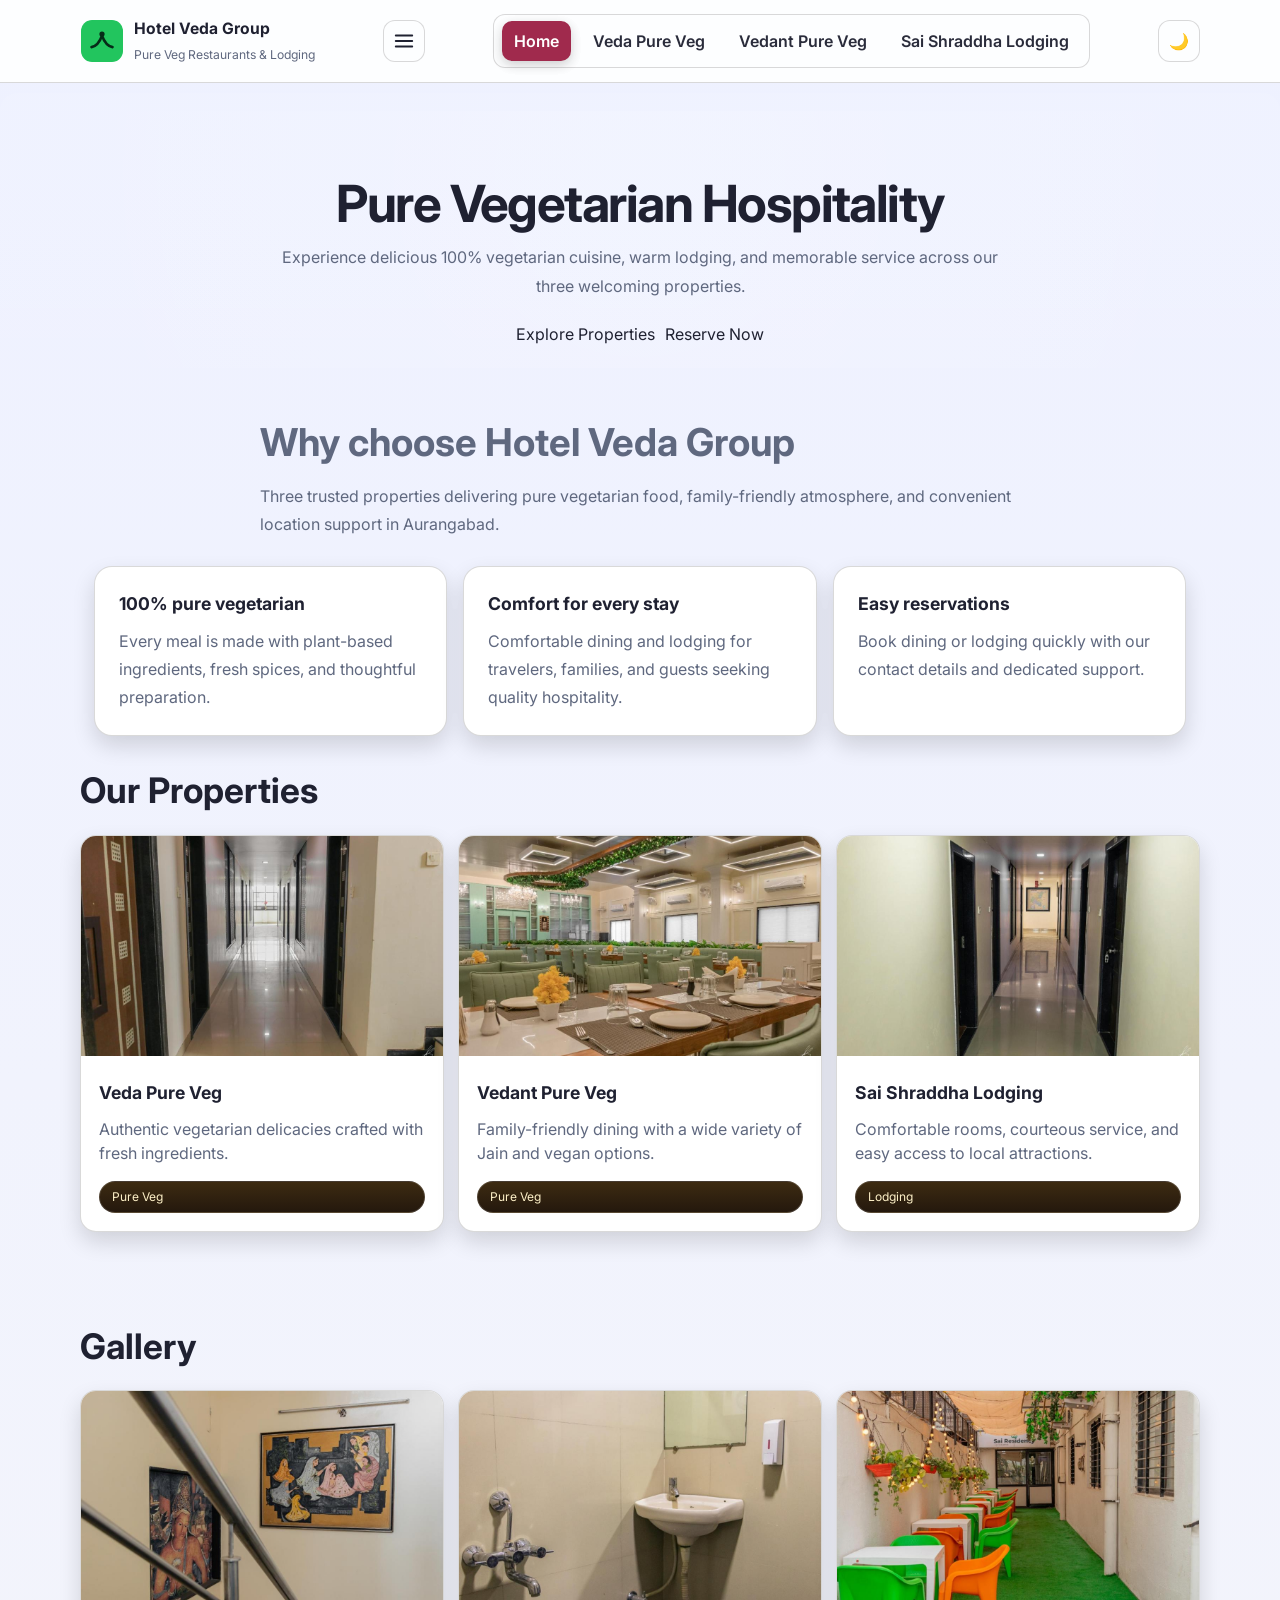
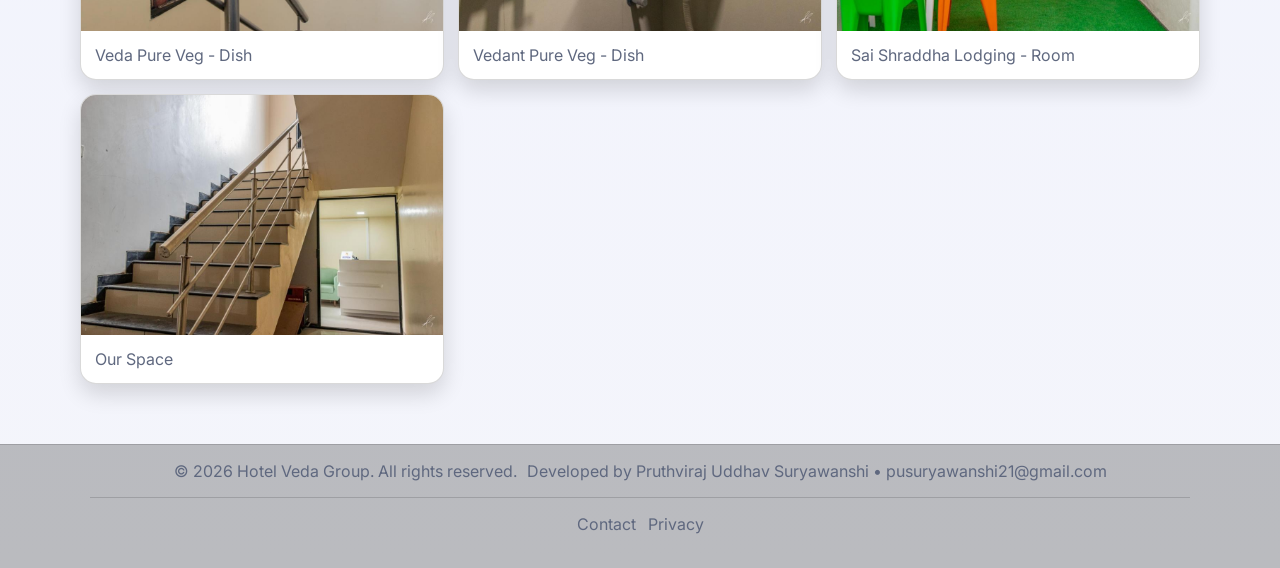
<file: index.html>
<!DOCTYPE html>
<html lang="en">
<head>
    <meta charset="utf-8">
    <meta name="viewport" content="width=device-width, initial-scale=1">
    <title>Hotel Veda Group - Pure Veg & Lodging</title>
    <meta name="description" content="Hotel Veda Group: Veda Pure Veg, Vedant Pure Veg, and Sai Shraddha Lodging. 100% pure vegetarian restaurants and comfortable lodging.">
    <link rel="preconnect" href="https://fonts.googleapis.com">
    <link rel="preconnect" href="https://fonts.gstatic.com" crossorigin>
    <link href="https://fonts.googleapis.com/css2?family=Inter:wght@400;500;600;700&display=swap" rel="stylesheet">
    <link rel="icon" href="assets/logo.svg" type="image/svg+xml">
    <meta name="theme-color" content="#0b0b20">
    <link rel="stylesheet" href="styles/main.css">
</head>
<body>
    <header class="site-header">
        <div class="container header-inner">
            <div class="brand">
                <img src="assets/logo.svg" alt="Hotel Veda Group" class="logo">
                <div class="brand-text">
                    <strong>Hotel Veda Group</strong>
                    <span>Pure Veg Restaurants & Lodging</span>
                </div>
            </div>
            <button class="nav-toggle" aria-label="Toggle navigation" aria-expanded="false">
                <svg viewBox="0 0 24 24" fill="none" stroke="currentColor" stroke-width="2" stroke-linecap="round" stroke-linejoin="round"><line x1="3" y1="6" x2="21" y2="6"></line><line x1="3" y1="12" x2="21" y2="12"></line><line x1="3" y1="18" x2="21" y2="18"></line></svg>
            </button>
            <nav class="nav" id="site-nav" aria-label="Primary navigation">
                <a href="index.html" class="active">Home</a>
                <a href="veda-pure-veg.html">Veda Pure Veg</a>
                <a href="vedant-pure-veg.html">Vedant Pure Veg</a>
                <a href="sai-shraddha-lodging.html">Sai Shraddha Lodging</a>
            </nav>
            <button class="theme-switch" id="theme-switch" aria-label="Toggle theme">☀</button>
        </div>
    </header>

    <main>
        <section class="hero reveal">
            <div class="container">
                <h1>Pure Vegetarian Hospitality</h1>
                <p>Experience delicious 100% vegetarian cuisine, warm lodging, and memorable service across our three welcoming properties.</p>
                <div class="cta-row">
                    <a class="btn" href="#properties">Explore Properties</a>
                    <a class="btn-outline" href="mailto:reservations@hotelveda.example">Reserve Now</a>
                </div>
            </div>
        </section>

        <section class="features-section container reveal">
            <div class="section-intro">
                <h2>Why choose Hotel Veda Group</h2>
                <p>Three trusted properties delivering pure vegetarian food, family-friendly atmosphere, and convenient location support in Aurangabad.</p>
            </div>
            <div class="feature-grid">
                <div class="feature-card">
                    <h3>100% pure vegetarian</h3>
                    <p>Every meal is made with plant-based ingredients, fresh spices, and thoughtful preparation.</p>
                </div>
                <div class="feature-card">
                    <h3>Comfort for every stay</h3>
                    <p>Comfortable dining and lodging for travelers, families, and guests seeking quality hospitality.</p>
                </div>
                <div class="feature-card">
                    <h3>Easy reservations</h3>
                    <p>Book dining or lodging quickly with our contact details and dedicated support.</p>
                </div>
            </div>
        </section>

        <section id="properties" class="properties-section container reveal">
            <h2>Our Properties</h2>
            <div class="card-grid">
                <a class="card" href="veda-pure-veg.html">
                    <img src="images/676926880.jpg" alt="Veda Pure Veg" class="card-image">
                    <div class="card-body">
                        <h3>Veda Pure Veg</h3>
                        <p>Authentic vegetarian delicacies crafted with fresh ingredients.</p>
                        <span class="chip">Pure Veg</span>
                    </div>
                </a>
                <a class="card" href="vedant-pure-veg.html">
                    <img src="images/676926877.jpg" alt="Vedant Pure Veg" class="card-image">
                    <div class="card-body">
                        <h3>Vedant Pure Veg</h3>
                        <p>Family-friendly dining with a wide variety of Jain and vegan options.</p>
                        <span class="chip">Pure Veg</span>
                    </div>
                </a>
                <a class="card" href="sai-shraddha-lodging.html">
                    <img src="images/676926873.jpg" alt="Sai Shraddha Lodging" class="card-image">
                    <div class="card-body">
                        <h3>Sai Shraddha Lodging</h3>
                        <p>Comfortable rooms, courteous service, and easy access to local attractions.</p>
                        <span class="chip">Lodging</span>
                    </div>
                </a>
            </div>
        </section>

        <section id="gallery" class="gallery-section container reveal">
            <h2>Gallery</h2>
            <div class="gallery-grid">
                <div class="gallery-card">
                    <img src="images/676926905.jpg" alt="Veda Pure Veg dish">
                    <div class="caption">Veda Pure Veg - Dish</div>
                </div>
                <div class="gallery-card">
                    <img src="images/676926891.jpg" alt="Vedant Pure Veg dish">
                    <div class="caption">Vedant Pure Veg - Dish</div>
                </div>
                <div class="gallery-card">
                    <img src="images/676926915.jpg" alt="Sai Shraddha room">
                    <div class="caption">Sai Shraddha Lodging - Room</div>
                </div>
                <div class="gallery-card">
                    <img src="images/676926909.jpg" alt="Additional gallery image">
                    <div class="caption">Our Space</div>
                </div>
            </div>
        </section>
    </main>

    <footer class="site-footer">
        <div class="footer-top">
            <p>© <span id="year"></span> Hotel Veda Group. All rights reserved.</p>
            <p class="footer-meta">Developed by Pruthviraj Uddhav Suryawanshi • <a href="mailto:pusuryawanshi21@gmail.com">pusuryawanshi21@gmail.com</a></p>
        </div>
        <div class="footer-bottom">
            <nav class="footer-nav">
                <a href="mailto:reservations@hotelveda.example">Contact</a>
                <a href="#">Privacy</a>
            </nav>
        </div>
    </footer>

    <script defer src="scripts/main.js"></script>
</body>
</html>
</file>
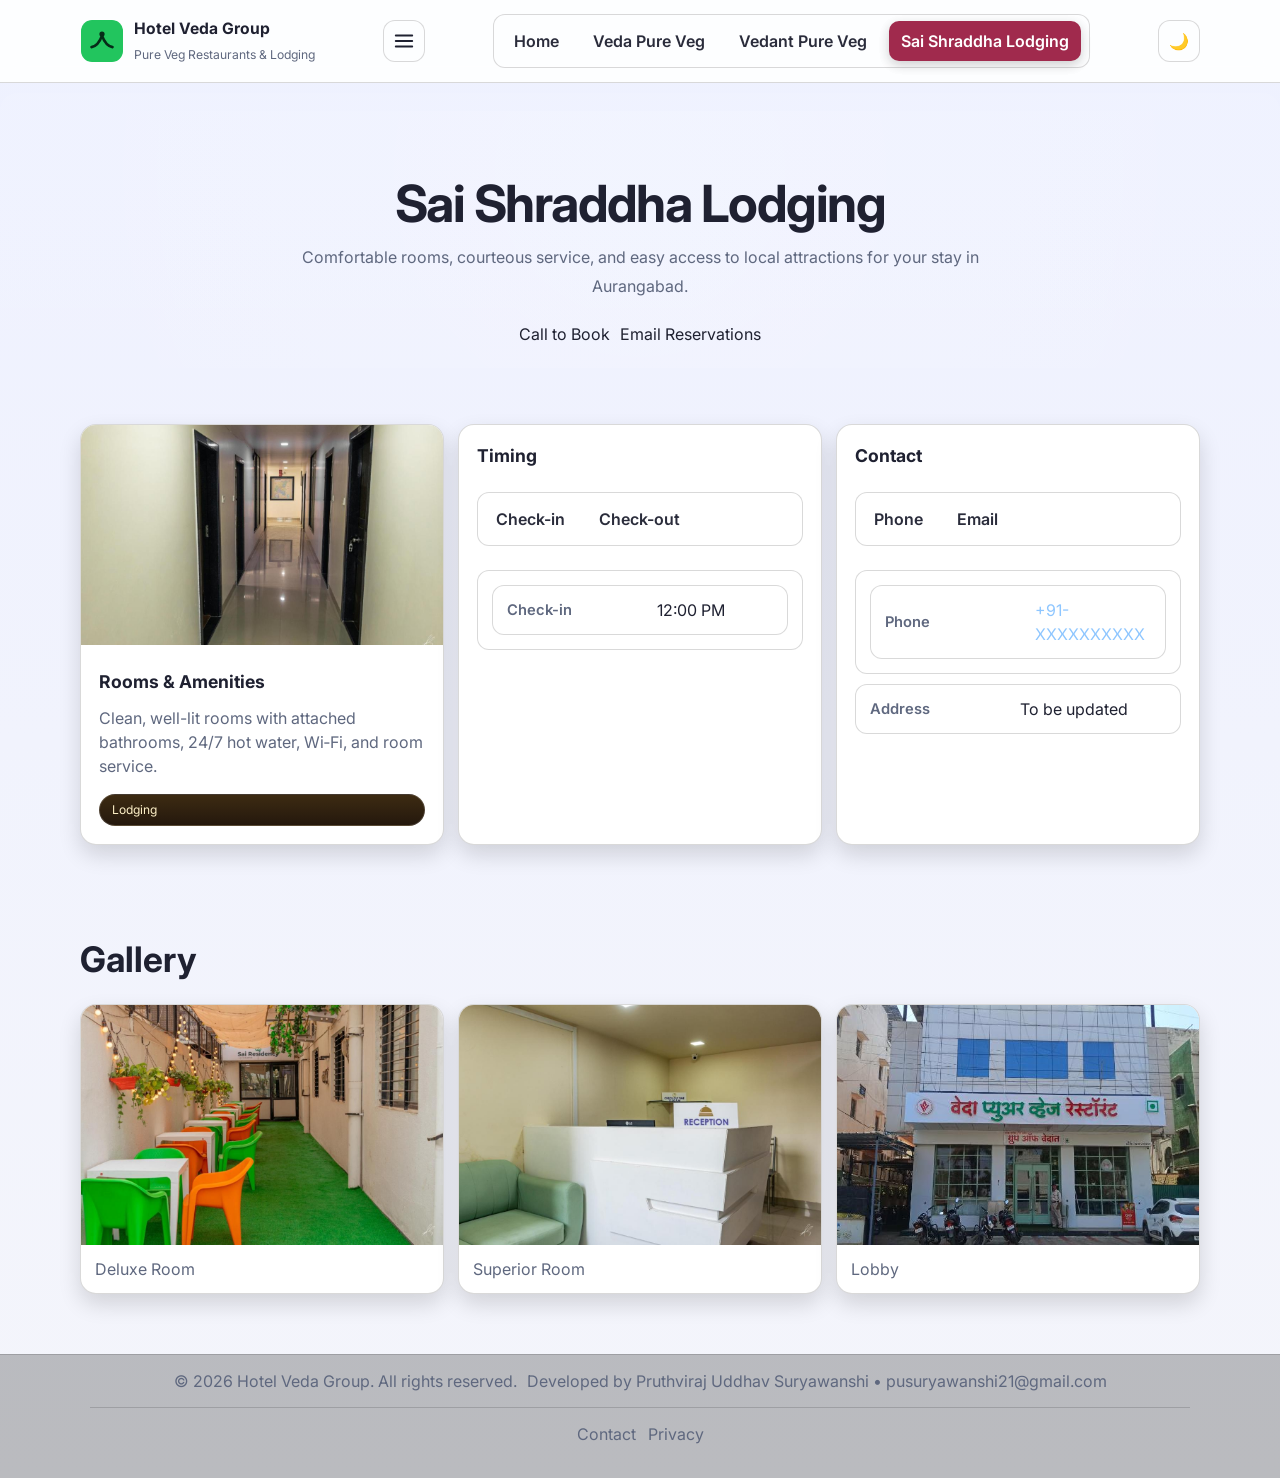
<file: sai-shraddha-lodging.html>
<!DOCTYPE html>
<html lang="en">
<head>
    <meta charset="utf-8">
    <meta name="viewport" content="width=device-width, initial-scale=1">
    <title>Sai Shraddha Lodging - Hotel Veda Group</title>
    <meta name="description" content="Sai Shraddha Lodging - Comfortable rooms, courteous service, and convenient location.">
    <link rel="preconnect" href="https://fonts.googleapis.com">
    <link rel="preconnect" href="https://fonts.gstatic.com" crossorigin>
    <link href="https://fonts.googleapis.com/css2?family=Inter:wght@400;500;600;700&display=swap" rel="stylesheet">
    <link rel="icon" href="assets/logo.svg" type="image/svg+xml">
    <meta name="theme-color" content="#0b0b20">
    <link rel="stylesheet" href="styles/main.css">
</head>
<body>
    <header class="site-header">
        <div class="container header-inner">
            <div class="brand">
                <img src="assets/logo.svg" alt="Hotel Veda Group" class="logo">
                <div class="brand-text">
                    <strong>Hotel Veda Group</strong>
                    <span>Pure Veg Restaurants & Lodging</span>
                </div>
            </div>
            <button class="nav-toggle" aria-label="Toggle navigation" aria-expanded="false">
                <svg viewBox="0 0 24 24" fill="none" stroke="currentColor" stroke-width="2" stroke-linecap="round" stroke-linejoin="round"><line x1="3" y1="6" x2="21" y2="6"></line><line x1="3" y1="12" x2="21" y2="12"></line><line x1="3" y1="18" x2="21" y2="18"></line></svg>
            </button>
            <nav class="nav" id="site-nav" aria-label="Primary navigation">
                <a href="index.html">Home</a>
                <a href="veda-pure-veg.html">Veda Pure Veg</a>
                <a href="vedant-pure-veg.html">Vedant Pure Veg</a>
                <a href="sai-shraddha-lodging.html" class="active">Sai Shraddha Lodging</a>
            </nav>
            <button class="theme-switch" id="theme-switch" aria-label="Toggle theme">☀</button>
        </div>
    </header>

    <main>
        <section class="hero reveal">
            <div class="container">
                <h1>Sai Shraddha Lodging</h1>
                <p>Comfortable rooms, courteous service, and easy access to local attractions for your stay in Aurangabad.</p>
                <div class="cta-row">
                    <a class="btn" href="tel:+91XXXXXXXXXX">Call to Book</a>
                    <a class="btn-outline" href="mailto:reservations@hotelveda.example">Email Reservations</a>
                </div>
            </div>
        </section>
        <section class="container reveal" style="padding: 10px 0 60px;">
            <div class="card-grid">
                <div class="card">
                    <img class="card-image" src="images/676926873.jpg" alt="Sai Shraddha Lodging">
                    <div class="card-body">
                        <h3>Rooms & Amenities</h3>
                        <p>Clean, well-lit rooms with attached bathrooms, 24/7 hot water, Wi‑Fi, and room service.</p>
                        <div class="chip">Lodging</div>
                    </div>
                </div>
                <div class="card">
                    <div class="card-body">
                        <h3>Timing</h3>
                        <div class="info-tabs" role="tablist" aria-label="Check-in and check-out timings">
                            <button class="tab-item active" role="tab" aria-selected="true" data-panel="panel-checkin">Check-in</button>
                            <button class="tab-item" role="tab" aria-selected="false" data-panel="panel-checkout">Check-out</button>
                        </div>
                        <div id="panel-checkin" class="tab-panel">
                            <div class="info-row"><div class="info-label">Check-in</div><div class="info-value">12:00 PM</div></div>
                        </div>
                        <div id="panel-checkout" class="tab-panel" hidden>
                            <div class="info-row"><div class="info-label">Check-out</div><div class="info-value">10:00 AM</div></div>
                        </div>
                    </div>
                </div>
                <div class="card">
                    <div class="card-body">
                        <h3>Contact</h3>
                        <div class="info-tabs" role="tablist" aria-label="Contact options">
                            <button class="tab-item active" role="tab" aria-selected="true" data-panel="panel-phone">Phone</button>
                            <button class="tab-item" role="tab" aria-selected="false" data-panel="panel-email">Email</button>
                        </div>
                        <div id="panel-phone" class="tab-panel">
                            <div class="info-row"><div class="info-label">Phone</div><div class="info-value"><a href="tel:+91XXXXXXXXXX">+91-XXXXXXXXXX</a></div></div>
                        </div>
                        <div id="panel-email" class="tab-panel" hidden>
                            <div class="info-row"><div class="info-label">Email</div><div class="info-value"><a href="mailto:reservations@hotelveda.example">reservations@hotelveda.example</a></div></div>
                        </div>
                        <div class="info-row"><div class="info-label">Address</div><div class="info-value">To be updated</div></div>
                    </div>
                </div>
            </div>
        </section>

        <section class="gallery-section container">
            <h2>Gallery</h2>
            <div class="gallery-grid">
                <div class="gallery-card">
                    <img src="images/676926915.jpg" alt="Sai Shraddha room">
                    <div class="caption">Deluxe Room</div>
                </div>
                <div class="gallery-card">
                    <img src="images/676926921.jpg" alt="Sai Shraddha room">
                    <div class="caption">Superior Room</div>
                </div>
                <div class="gallery-card">
                    <img src="images/676926884.jpg" alt="Sai Shraddha lobby">
                    <div class="caption">Lobby</div>
                </div>
            </div>
        </section>
    </main>

    <footer class="site-footer">
        <div class="footer-top">
            <p>© <span id="year"></span> Hotel Veda Group. All rights reserved.</p>
            <p class="footer-meta">Developed by Pruthviraj Uddhav Suryawanshi • <a href="mailto:pusuryawanshi21@gmail.com">pusuryawanshi21@gmail.com</a></p>
        </div>
        <div class="footer-bottom">
            <nav class="footer-nav">
                <a href="mailto:reservations@hotelveda.example">Contact</a>
                <a href="#">Privacy</a>
            </nav>
        </div>
    </footer>

    <script defer src="scripts/main.js"></script>
</body>
</html>
</file>
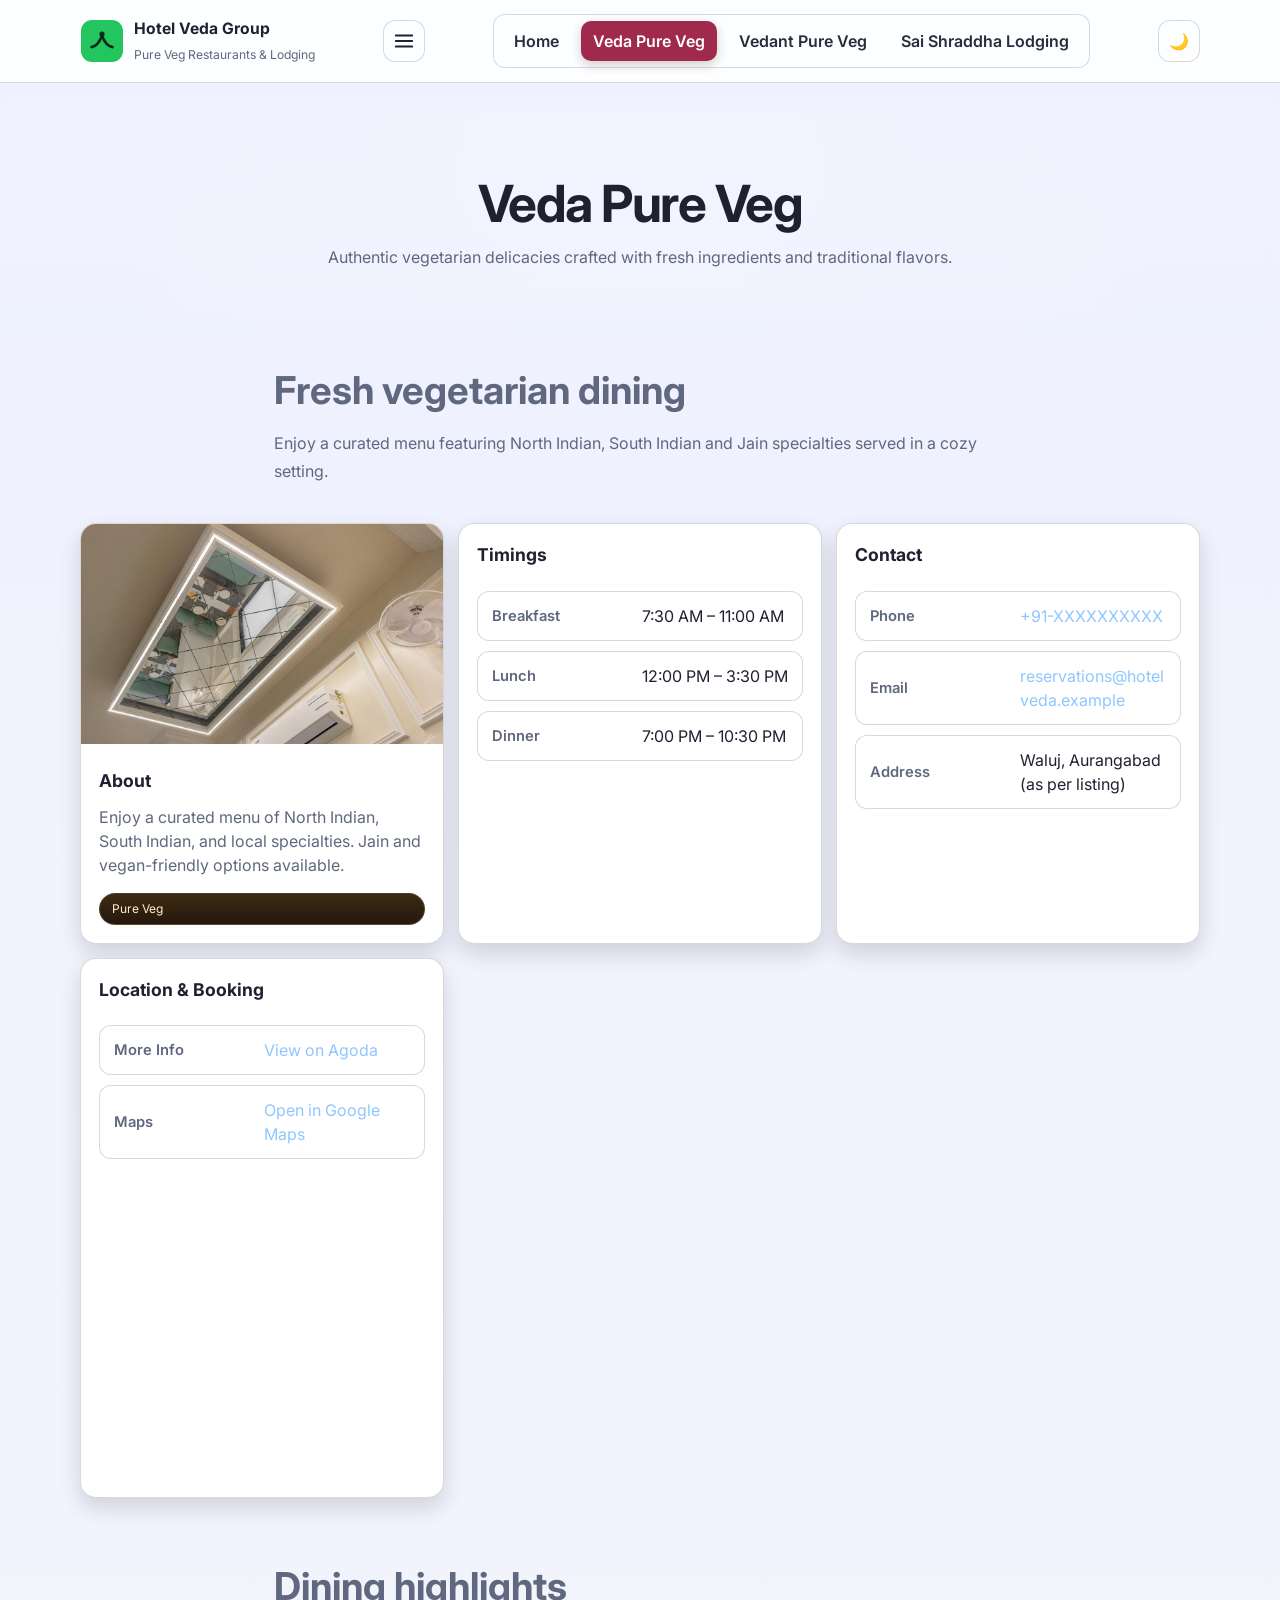
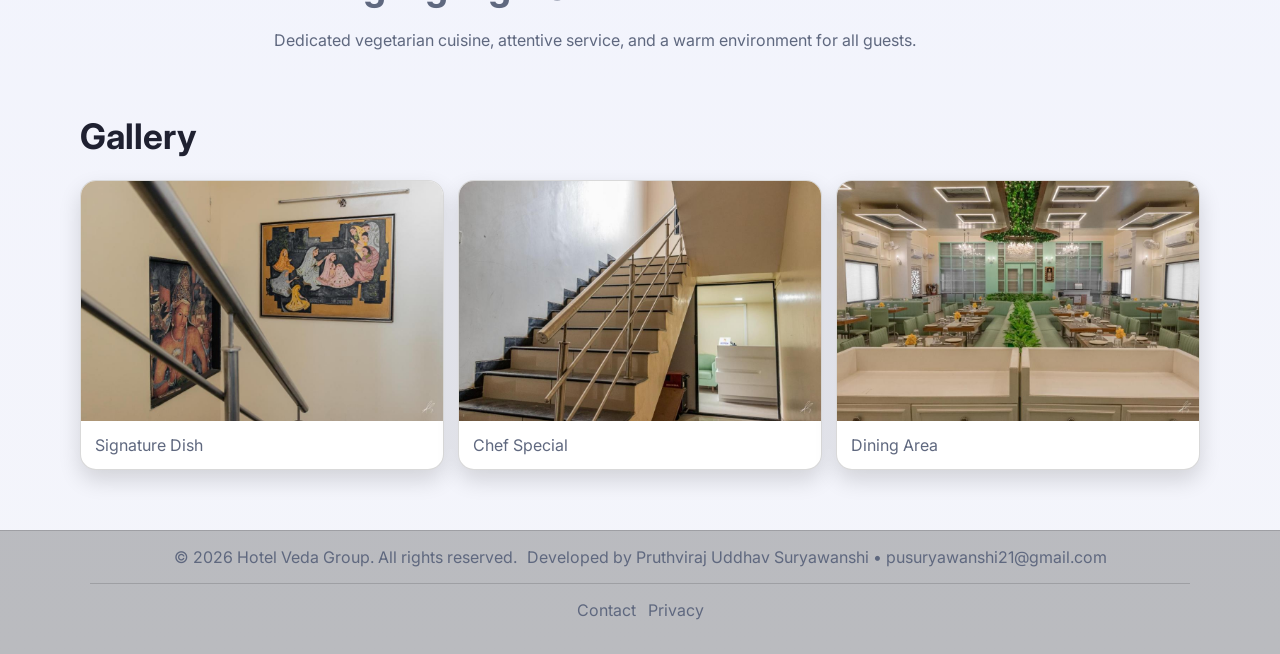
<file: veda-pure-veg.html>
<!DOCTYPE html>
<html lang="en">
<head>
    <meta charset="utf-8">
    <meta name="viewport" content="width=device-width, initial-scale=1">
    <title>Veda Pure Veg - Hotel Veda Group</title>
    <meta name="description" content="Veda Pure Veg - authentic vegetarian cuisine with Jain and vegan options.">
    <link rel="preconnect" href="https://fonts.googleapis.com">
    <link rel="preconnect" href="https://fonts.gstatic.com" crossorigin>
    <link href="https://fonts.googleapis.com/css2?family=Inter:wght@400;500;600;700&display=swap" rel="stylesheet">
    <link rel="icon" href="assets/logo.svg" type="image/svg+xml">
    <meta name="theme-color" content="#0b0b20">
    <link rel="stylesheet" href="styles/main.css">
</head>
<body>
    <header class="site-header">
        <div class="container header-inner">
            <div class="brand">
                <img src="assets/logo.svg" alt="Hotel Veda Group" class="logo">
                <div class="brand-text">
                    <strong>Hotel Veda Group</strong>
                    <span>Pure Veg Restaurants & Lodging</span>
                </div>
            </div>
            <button class="nav-toggle" aria-label="Toggle navigation" aria-expanded="false">
                <svg viewBox="0 0 24 24" fill="none" stroke="currentColor" stroke-width="2" stroke-linecap="round" stroke-linejoin="round"><line x1="3" y1="6" x2="21" y2="6"></line><line x1="3" y1="12" x2="21" y2="12"></line><line x1="3" y1="18" x2="21" y2="18"></line></svg>
            </button>
            <nav class="nav" id="site-nav" aria-label="Primary navigation">
                <a href="index.html">Home</a>
                <a href="veda-pure-veg.html" class="active">Veda Pure Veg</a>
                <a href="vedant-pure-veg.html">Vedant Pure Veg</a>
                <a href="sai-shraddha-lodging.html">Sai Shraddha Lodging</a>
            </nav>
            <button class="theme-switch" id="theme-switch" aria-label="Toggle theme">☀</button>
        </div>
    </header>

    <main>
        <section class="hero reveal">
            <div class="container">
                <h1>Veda Pure Veg</h1>
                <p>Authentic vegetarian delicacies crafted with fresh ingredients and traditional flavors.</p>
            </div>
        </section>
        <section class="section-intro reveal container">
            <h2>Fresh vegetarian dining</h2>
            <p>Enjoy a curated menu featuring North Indian, South Indian and Jain specialties served in a cozy setting.</p>
        </section>
        <section class="container reveal" style="padding: 10px 0 60px;">
            <div class="card-grid">
                <div class="card">
                    <img class="card-image" src="images/676926901.jpg" alt="Veda Pure Veg">
                    <div class="card-body">
                        <h3>About</h3>
                        <p>Enjoy a curated menu of North Indian, South Indian, and local specialties. Jain and vegan-friendly options available.</p>
                        <div class="chip">Pure Veg</div>
                    </div>
                </div>
                <div class="card">
                    <div class="card-body">
                        <h3>Timings</h3>
                        <div class="info-list">
                            <div class="info-row"><div class="info-label">Breakfast</div><div class="info-value">7:30 AM – 11:00 AM</div></div>
                            <div class="info-row"><div class="info-label">Lunch</div><div class="info-value">12:00 PM – 3:30 PM</div></div>
                            <div class="info-row"><div class="info-label">Dinner</div><div class="info-value">7:00 PM – 10:30 PM</div></div>
                        </div>
                    </div>
                </div>
                <div class="card">
                    <div class="card-body">
                        <h3>Contact</h3>
                        <div class="info-list">
                            <div class="info-row"><div class="info-label">Phone</div><div class="info-value"><a href="tel:+91XXXXXXXXXX">+91-XXXXXXXXXX</a></div></div>
                            <div class="info-row"><div class="info-label">Email</div><div class="info-value"><a href="mailto:reservations@hotelveda.example">reservations@hotelveda.example</a></div></div>
                            <div class="info-row"><div class="info-label">Address</div><div class="info-value">Waluj, Aurangabad (as per listing)</div></div>
                        </div>
                    </div>
                </div>

                <div class="card location-card">
                    <div class="card-body">
                        <h3>Location & Booking</h3>
                        <div class="info-list">
                            <div class="info-row"><div class="info-label">More Info</div><div class="info-value"><a class="btn-outline" target="_blank" rel="noopener" href="https://www.agoda.com/veda-pure-veg-restaurant-and-residency/hotel/waluj-in.html?cid=1844104&ds=axzB3FaEq7z7Gs%2BS">View on Agoda</a></div></div>
                            <div class="info-row"><div class="info-label">Maps</div><div class="info-value"><a class="btn-outline" target="_blank" rel="noopener" href="https://maps.app.goo.gl/edx3Xhw4NmYYAuqbA">Open in Google Maps</a></div></div>
                        </div>
                        <div style="margin-top:12px;">
                            <iframe src="https://www.google.com/maps?q=edx3Xhw4NmYYAuqbA&output=embed" loading="lazy" referrerpolicy="no-referrer-when-downgrade" allowfullscreen></iframe>
                        </div>
                    </div>
                </div>
            </div>
        </section>

        <section class="section-intro reveal container">
            <h2>Dining highlights</h2>
            <p>Dedicated vegetarian cuisine, attentive service, and a warm environment for all guests.</p>
        </section>

        <section class="gallery-section container reveal">
            <h2>Gallery</h2>
            <div class="gallery-grid">
                <div class="gallery-card">
                    <img src="images/676926905.jpg" alt="Veda dish">
                    <div class="caption">Signature Dish</div>
                </div>
                <div class="gallery-card">
                    <img src="images/676926909.jpg" alt="Veda dish">
                    <div class="caption">Chef Special</div>
                </div>
                <div class="gallery-card">
                    <img src="images/676926924.jpg" alt="Veda interior">
                    <div class="caption">Dining Area</div>
                </div>
            </div>
        </section>
    </main>

    <footer class="site-footer">
        <div class="footer-top">
            <p>© <span id="year"></span> Hotel Veda Group. All rights reserved.</p>
            <p class="footer-meta">Developed by Pruthviraj Uddhav Suryawanshi • <a href="mailto:pusuryawanshi21@gmail.com">pusuryawanshi21@gmail.com</a></p>
        </div>
        <div class="footer-bottom">
            <nav class="footer-nav">
                <a href="mailto:reservations@hotelveda.example">Contact</a>
                <a href="#">Privacy</a>
            </nav>
        </div>
    </footer>

    <script defer src="scripts/main.js"></script>
</body>
</html>
</file>
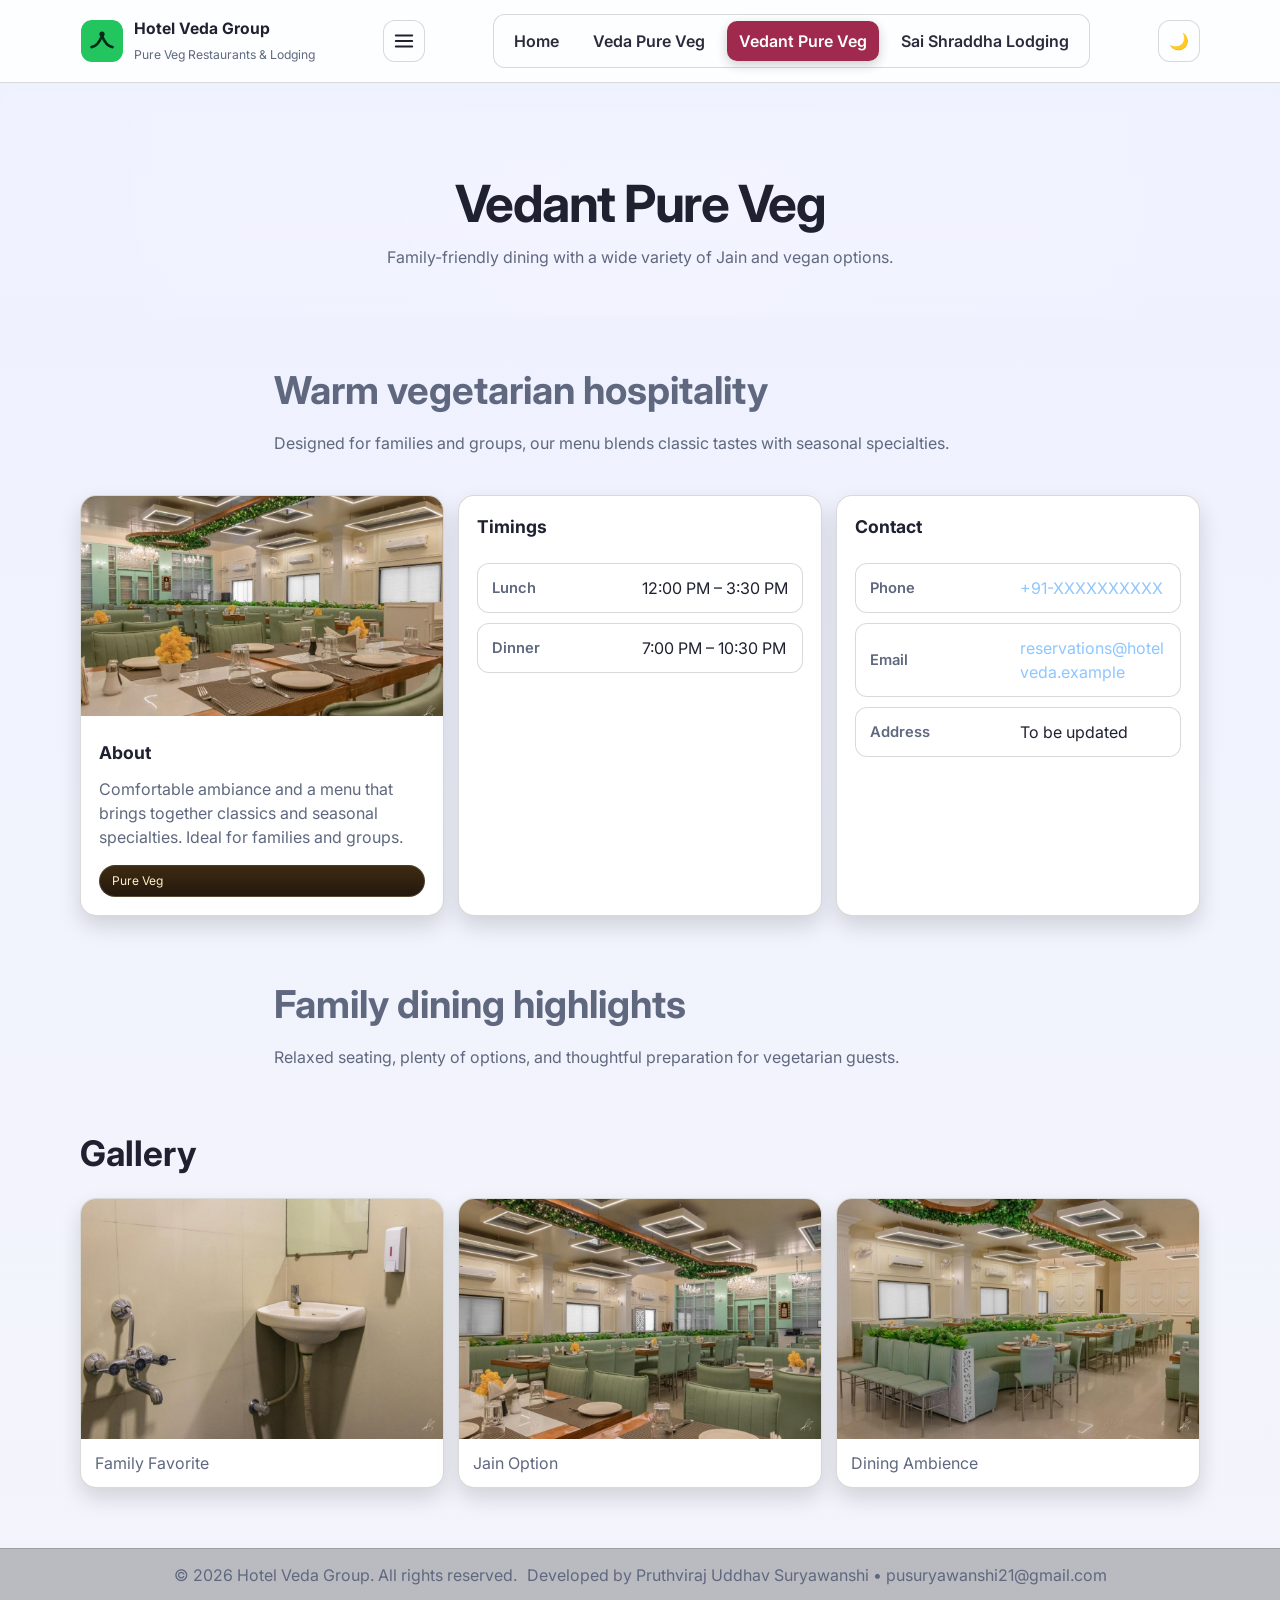
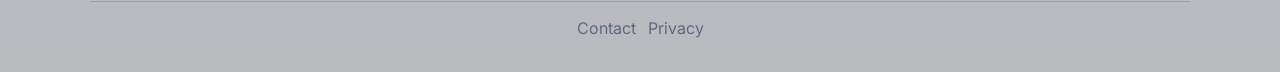
<file: vedant-pure-veg.html>
<!DOCTYPE html>
<html lang="en">
<head>
    <meta charset="utf-8">
    <meta name="viewport" content="width=device-width, initial-scale=1">
    <title>Vedant Pure Veg - Hotel Veda Group</title>
    <meta name="description" content="Vedant Pure Veg - family-friendly vegetarian dining with a wide variety of options.">
    <link rel="preconnect" href="https://fonts.googleapis.com">
    <link rel="preconnect" href="https://fonts.gstatic.com" crossorigin>
    <link href="https://fonts.googleapis.com/css2?family=Inter:wght@400;500;600;700&display=swap" rel="stylesheet">
    <link rel="icon" href="assets/logo.svg" type="image/svg+xml">
    <meta name="theme-color" content="#0b0b20">
    <link rel="stylesheet" href="styles/main.css">
</head>
<body>
    <header class="site-header">
        <div class="container header-inner">
            <div class="brand">
                <img src="assets/logo.svg" alt="Hotel Veda Group" class="logo">
                <div class="brand-text">
                    <strong>Hotel Veda Group</strong>
                    <span>Pure Veg Restaurants & Lodging</span>
                </div>
            </div>
            <button class="nav-toggle" aria-label="Toggle navigation" aria-expanded="false">
                <svg viewBox="0 0 24 24" fill="none" stroke="currentColor" stroke-width="2" stroke-linecap="round" stroke-linejoin="round"><line x1="3" y1="6" x2="21" y2="6"></line><line x1="3" y1="12" x2="21" y2="12"></line><line x1="3" y1="18" x2="21" y2="18"></line></svg>
            </button>
            <nav class="nav" id="site-nav" aria-label="Primary navigation">
                <a href="index.html">Home</a>
                <a href="veda-pure-veg.html">Veda Pure Veg</a>
                <a href="vedant-pure-veg.html" class="active">Vedant Pure Veg</a>
                <a href="sai-shraddha-lodging.html">Sai Shraddha Lodging</a>
            </nav>
            <button class="theme-switch" id="theme-switch" aria-label="Toggle theme">☀</button>
        </div>
    </header>

    <main>
        <section class="hero reveal">
            <div class="container">
                <h1>Vedant Pure Veg</h1>
                <p>Family-friendly dining with a wide variety of Jain and vegan options.</p>
            </div>
        </section>
        <section class="section-intro reveal container">
            <h2>Warm vegetarian hospitality</h2>
            <p>Designed for families and groups, our menu blends classic tastes with seasonal specialties.</p>
        </section>
        <section class="container reveal" style="padding: 10px 0 60px;">
            <div class="card-grid">
                <div class="card">
                    <img class="card-image" src="images/676926877.jpg" alt="Vedant Pure Veg">
                    <div class="card-body">
                        <h3>About</h3>
                        <p>Comfortable ambiance and a menu that brings together classics and seasonal specialties. Ideal for families and groups.</p>
                        <div class="chip">Pure Veg</div>
                    </div>
                </div>
                <div class="card">
                    <div class="card-body">
                        <h3>Timings</h3>
                        <div class="info-list">
                            <div class="info-row"><div class="info-label">Lunch</div><div class="info-value">12:00 PM – 3:30 PM</div></div>
                            <div class="info-row"><div class="info-label">Dinner</div><div class="info-value">7:00 PM – 10:30 PM</div></div>
                        </div>
                    </div>
                </div>
                <div class="card">
                    <div class="card-body">
                        <h3>Contact</h3>
                        <div class="info-list">
                            <div class="info-row"><div class="info-label">Phone</div><div class="info-value"><a href="tel:+91XXXXXXXXXX">+91-XXXXXXXXXX</a></div></div>
                            <div class="info-row"><div class="info-label">Email</div><div class="info-value"><a href="mailto:reservations@hotelveda.example">reservations@hotelveda.example</a></div></div>
                            <div class="info-row"><div class="info-label">Address</div><div class="info-value">To be updated</div></div>
                        </div>
                    </div>
                </div>
            </div>
        </section>

        <section class="section-intro reveal container">
            <h2>Family dining highlights</h2>
            <p>Relaxed seating, plenty of options, and thoughtful preparation for vegetarian guests.</p>
        </section>

        <section class="gallery-section container reveal">
            <h2>Gallery</h2>
            <div class="gallery-grid">
                <div class="gallery-card">
                    <img src="images/676926891.jpg" alt="Vedant dish">
                    <div class="caption">Family Favorite</div>
                </div>
                <div class="gallery-card">
                    <img src="images/676926897.jpg" alt="Vedant dish">
                    <div class="caption">Jain Option</div>
                </div>
                <div class="gallery-card">
                    <img src="images/676926923.jpg" alt="Vedant interior">
                    <div class="caption">Dining Ambience</div>
                </div>
            </div>
        </section>
    </main>

    <footer class="site-footer">
        <div class="footer-top">
            <p>© <span id="year"></span> Hotel Veda Group. All rights reserved.</p>
            <p class="footer-meta">Developed by Pruthviraj Uddhav Suryawanshi • <a href="mailto:pusuryawanshi21@gmail.com">pusuryawanshi21@gmail.com</a></p>
        </div>
        <div class="footer-bottom">
            <nav class="footer-nav">
                <a href="mailto:reservations@hotelveda.example">Contact</a>
                <a href="#">Privacy</a>
            </nav>
        </div>
    </footer>

    <script defer src="scripts/main.js"></script>
</body>
</html>
</file>
<file: styles/main.css>
:root {
  --bg: #0b0b20;
  --bg-soft: #111a34;
  --card: #171f3b;
  --surface: rgba(7,12,25,0.82);
  --text: #f6f7ff;
  --muted: #bac3df;
  --brand: #e1b761;
  --accent: #7d1f43;
  --border: rgba(255,255,255,0.14);
  --shadow: 0 16px 30px rgba(0,0,0,0.35);
}
[data-theme="light"] {
  --bg: #f4f5fb;
  --bg-soft: #eef1ff;
  --card: #ffffff;
  --surface: rgba(255,255,255,0.88);
  --text: #1f2131;
  --muted: #5f687f;
  --brand: #b86a1d;
  --accent: #9b1f43;
  --border: rgba(0,0,0,0.15);
  --shadow: 0 10px 22px rgba(0,0,0,0.14);
}
* { box-sizing: border-box; }
html { scroll-behavior: smooth; }
html, body { margin: 0; padding: 0; min-height: 100%; font-family: Inter, system-ui, -apple-system, Segoe UI, Roboto, Arial, sans-serif; background: linear-gradient(180deg, var(--bg-soft), var(--bg)); color: var(--text); transition: background 0.25s ease, color 0.25s ease; }
body { line-height: 1.5; }
body::before { content: ""; position: fixed; inset: 0; background: radial-gradient(circle at 15% 8%, rgba(255,255,255,0.05), transparent 38%), radial-gradient(circle at 90% 12%, rgba(255,255,255,0.04), transparent 45%); pointer-events: none; z-index: -1; }
.container { width: min(1120px, 94%); margin: 0 auto; padding: 0 14px; }
a { color: inherit; text-decoration: none; }
button, .btn, .theme-switch { background: none; border: none; font: inherit; cursor: pointer; }
button:focus-visible, a:focus-visible { outline: 2px solid #9f6f21; outline-offset: 2px; }
.site-header { position: sticky; top: 0; z-index: 50; background: var(--surface); border-bottom: 1px solid var(--border); backdrop-filter: blur(10px); }
.header-inner { display: flex; align-items: center; justify-content: space-between; gap: 12px; padding: 14px 0; }
.brand { display: flex; align-items: center; gap: 10px; }
.logo { width: 44px; height: 44px; border-radius: 12px; border: 1px solid rgba(255,255,255,0.18); }
.brand-text strong { display: block; font-size: 0.98rem; }
.brand-text span { color: var(--muted); font-size: 0.76rem; line-height: 1.3; }
.nav { display: flex; align-items: center; gap: 10px; background: rgba(255,255,255,0.05); border: 1px solid var(--border); border-radius: 12px; padding: 6px 8px; }
.nav a { color: var(--text); font-weight: 600; padding: 8px 12px; border-radius: 10px; transition: transform 0.1s ease, background 0.18s ease, color 0.18s ease; opacity: 0.95; }
.nav a:hover { transform: translateY(-1px); }
.nav a.active { color: #fff; background: var(--accent); box-shadow: 0 4px 12px rgba(0,0,0,0.2); }
.nav a:not(.active):hover { background: rgba(255,255,255,0.2); }
.theme-switch { border: 1px solid var(--border); background: rgba(255,255,255,0.08); color: var(--text); border-radius: 12px; width: 42px; height: 42px; display: inline-flex; align-items: center; justify-content: center; transition: background .15s ease; }
.theme-switch:hover { background: rgba(255,255,255,0.2); }
.nav-toggle { display: none; width: 42px; height: 42px; border-radius: 12px; border: 1px solid var(--border); background: rgba(255,255,255,0.05); color: var(--text); display: inline-flex; align-items: center; justify-content: center; }
.nav-toggle svg { width: 22px; height: 22px; }
.hero { position: relative; text-align: center; padding: 84px 0 40px; background: linear-gradient(180deg, rgba(255,255,255,0.09), rgba(255,255,255,0.02)); border-radius: 18px; margin: 10px 0 28px; }
.hero::after { content: ""; position: absolute; inset: 18px; border-radius: 16px; background: radial-gradient(circle at 50% 24%, rgba(255,255,255,0.16), rgba(255,255,255,0)); z-index: -1; }
.hero h1 { margin: 0 0 12px; font-size: clamp(2rem, 6vw, 3.2rem); letter-spacing: -0.03em; line-height: 1.05; }
.hero p { margin: 0 auto 22px; color: var(--muted); max-width: 720px; font-size: 1rem; line-height: 1.8; }
.section-intro { max-width: 760px; margin: 0 auto 28px; color: var(--muted); }
.section-intro h2 { margin: 0 0 10px; font-size: clamp(1.75rem, 3vw, 2.4rem); }
.section-intro p { margin: 0; line-height: 1.75; }
.feature-grid, .property-highlights, .testimonial-grid { display: grid; gap: 16px; }
.feature-grid { grid-template-columns: repeat(3, minmax(0, 1fr)); }
.feature-card, .testimonial-card { border-radius: 18px; background: var(--card); border: 1px solid var(--border); box-shadow: var(--shadow); padding: 24px; transition: transform .2s ease, border-color .2s ease; }
.feature-card:hover, .testimonial-card:hover { transform: translateY(-3px); border-color: rgba(255,255,255,0.22); }
.feature-card h3, .testimonial-card h3 { margin: 0 0 10px; font-size: 1.1rem; }
.feature-card p, .testimonial-card p { margin: 0; color: var(--muted); line-height: 1.75; }
.testimonial-card p { font-size: 0.98rem; }
.testimonial-card .author { margin-top: 16px; color: var(--text); font-weight: 700; }
.cta-row { display: flex; justify-content: center; flex-wrap: wrap; gap: 10px; margin-top: 12px; }
.properties-section, .gallery-section { padding: 28px 0 60px; }
.properties-section h2, .gallery-section h2 { margin: 0 0 18px; font-size: clamp(1.7rem, 4vw, 2.2rem); }
.card-grid, .gallery-grid { display: grid; grid-template-columns: repeat(3, 1fr); gap: 14px; }
.card { border-radius: 16px; overflow: hidden; border: 1px solid var(--border); background: var(--card); box-shadow: var(--shadow); transition: transform .2s ease, border-color .2s ease, box-shadow .2s ease; }
.card:hover { transform: translateY(-5px); border-color: rgba(255,255,255,0.24); box-shadow: 0 24px 44px rgba(0,0,0,0.35); }
.card-image { width: 100%; height: 220px; object-fit: cover; background: #111d3b; }
.card-body { padding: 18px; display: flex; flex-direction: column; gap: 10px; }
.card-body h3 { margin: 0; font-size: 1.1rem; }
.card-body p { margin: 0; color: var(--muted); }
.chip { display: inline-block; margin-top: 6px; padding: 6px 12px; border-radius: 999px; font-size: 12px; color: #fdf0c7; background: linear-gradient(180deg, #3d2b12, #24180d); border: 1px solid rgba(255,255,255,0.15); }
.gallery-card { border-radius: 16px; overflow: hidden; border: 1px solid var(--border); background: var(--card); box-shadow: var(--shadow); }
.gallery-card img { width: 100%; height: 240px; object-fit: cover; display: block; }
.caption { padding: 12px 14px; color: var(--muted); }
.info-list { display: flex; flex-direction: column; gap: 10px; margin-top: 12px; }
.info-tabs { display: flex; gap: 0.4rem; border: 1px solid var(--border); border-radius: 12px; background: rgba(255,255,255,0.05); padding: 4px; margin-top: 12px; }
.tab-item { border: none; background: rgba(255,255,255,0.05); color: var(--text); font-weight: 600; border-radius: 10px; padding: 10px 14px; cursor: pointer; transition: background 0.18s ease; opacity: 0.95; }
.tab-item.active { background: rgba(255,255,255,0.18); color: var(--text); }
.tab-panel { margin-top: 14px; background: rgba(255,255,255,0.03); border-radius: 12px; border: 1px solid var(--border); padding: 14px; }
.info-row { display: grid; grid-template-columns: 140px 1fr; gap: 10px; padding: 12px 14px; border-radius: 12px; border: 1px solid var(--border); background: rgba(255,255,255,0.03); align-items: center; }
.info-label { color: var(--muted); font-weight: 600; font-size: 0.92rem; }
.info-value { color: var(--text); }
.info-row a { color: #8ec6ff; text-decoration: none; word-break: break-word; overflow-wrap: anywhere; }
.info-row a:hover { text-decoration: underline; }
.location-card iframe { width: 100%; height: 280px; border: 0; border-radius: 12px; margin-top: 12px; }
.site-footer { border-top: 1px solid var(--border); background: rgba(0,0,0,0.24); padding-bottom: 18px; }
.footer-top, .footer-bottom { width: min(1100px, 94%); margin: 0 auto; padding: 14px 16px; display: flex; flex-wrap: wrap; align-items: center; justify-content: center; gap: 10px; text-align: center; }
.footer-top { border-bottom: 1px solid var(--border); }
.footer-top p, .footer-top .footer-meta, .footer-bottom p { margin: 0; color: var(--muted); }
.footer-nav { display: flex; gap: 12px; flex-wrap: wrap; justify-content: center; }
.footer-nav a { color: var(--muted); text-decoration: none; }
.footer-nav a:hover { color: var(--text); }
.reveal { opacity: 0; transform: translateY(20px); transition: opacity .6s ease, transform .6s ease; }
body.nav-open { overflow: hidden; }
.reveal.visible { opacity: 1; transform: translateY(0); }
@media (max-width: 1024px) { .feature-grid { grid-template-columns: repeat(2, minmax(0, 1fr)); } }
@media (max-width: 980px) { .card-grid, .gallery-grid { grid-template-columns: repeat(2, 1fr); } }
@media (max-width: 860px) { .property-highlights { grid-template-columns: 1fr; } }
@media (max-width: 760px) { .container { width: 100%; padding: 0 14px; }
  .hero { padding: 54px 0 24px; margin: 8px 0 22px; }
  .hero h1 { font-size: clamp(1.9rem, 8vw, 2.6rem); }
  .hero p { max-width: 100%; }
  .section-intro { margin-bottom: 20px; }
  .section-intro h2 { font-size: clamp(1.6rem, 7vw, 2.1rem); }
  .header-inner { gap: 10px; flex-wrap: wrap; align-items: center; justify-content: space-between; }
  .brand-text strong { font-size: 0.96rem; }
  .nav { position: fixed; inset: 68px 10px 10px; display: flex; flex-direction: column; background: rgba(11,11,32,0.96); color: var(--text); border: 1px solid var(--border); border-radius: 22px; padding: 18px; box-shadow: var(--shadow); z-index: 999; opacity: 0; pointer-events: none; transform: translateY(-5px); transition: opacity 0.25s ease, transform 0.25s ease; max-height: calc(100vh - 92px); overflow-y: auto; }
  .nav.open { opacity: 1; pointer-events: auto; transform: translateY(0); }
  .nav a { padding: 14px 16px; border-radius: 14px; width: 100%; border: 1px solid transparent; font-size: 1rem; }
  .nav a:not(.active):hover { background: rgba(255,255,255,0.1); }
  .nav-toggle { display: inline-flex; }
  .card-grid, .gallery-grid { grid-template-columns: 1fr; }
  .card { min-height: auto; }
  .card-body { padding: 16px; }
  .info-list { gap: 8px; }
  .info-row { grid-template-columns: 1fr; padding: 14px; }
  .info-label { font-size: 0.93rem; }
  .footer-top, .footer-bottom { width: 100%; padding: 12px 14px; justify-content: center; }
}
@media (max-width: 620px) { .hero { padding: 44px 0 18px; }
  .hero p { font-size: 0.98rem; }
  .card-image { height: 150px; }
  .gallery-card img { height: 160px; }
  .section-intro h2 { font-size: 1.45rem; }
  .card-body { gap: 8px; }
  .gallery-section { padding-bottom: 40px; }
  .footer-top, .footer-bottom { padding: 10px 12px; }
  .footer-nav { gap: 10px; }
  .theme-switch { width: 42px; height: 42px; }
}
</file>
